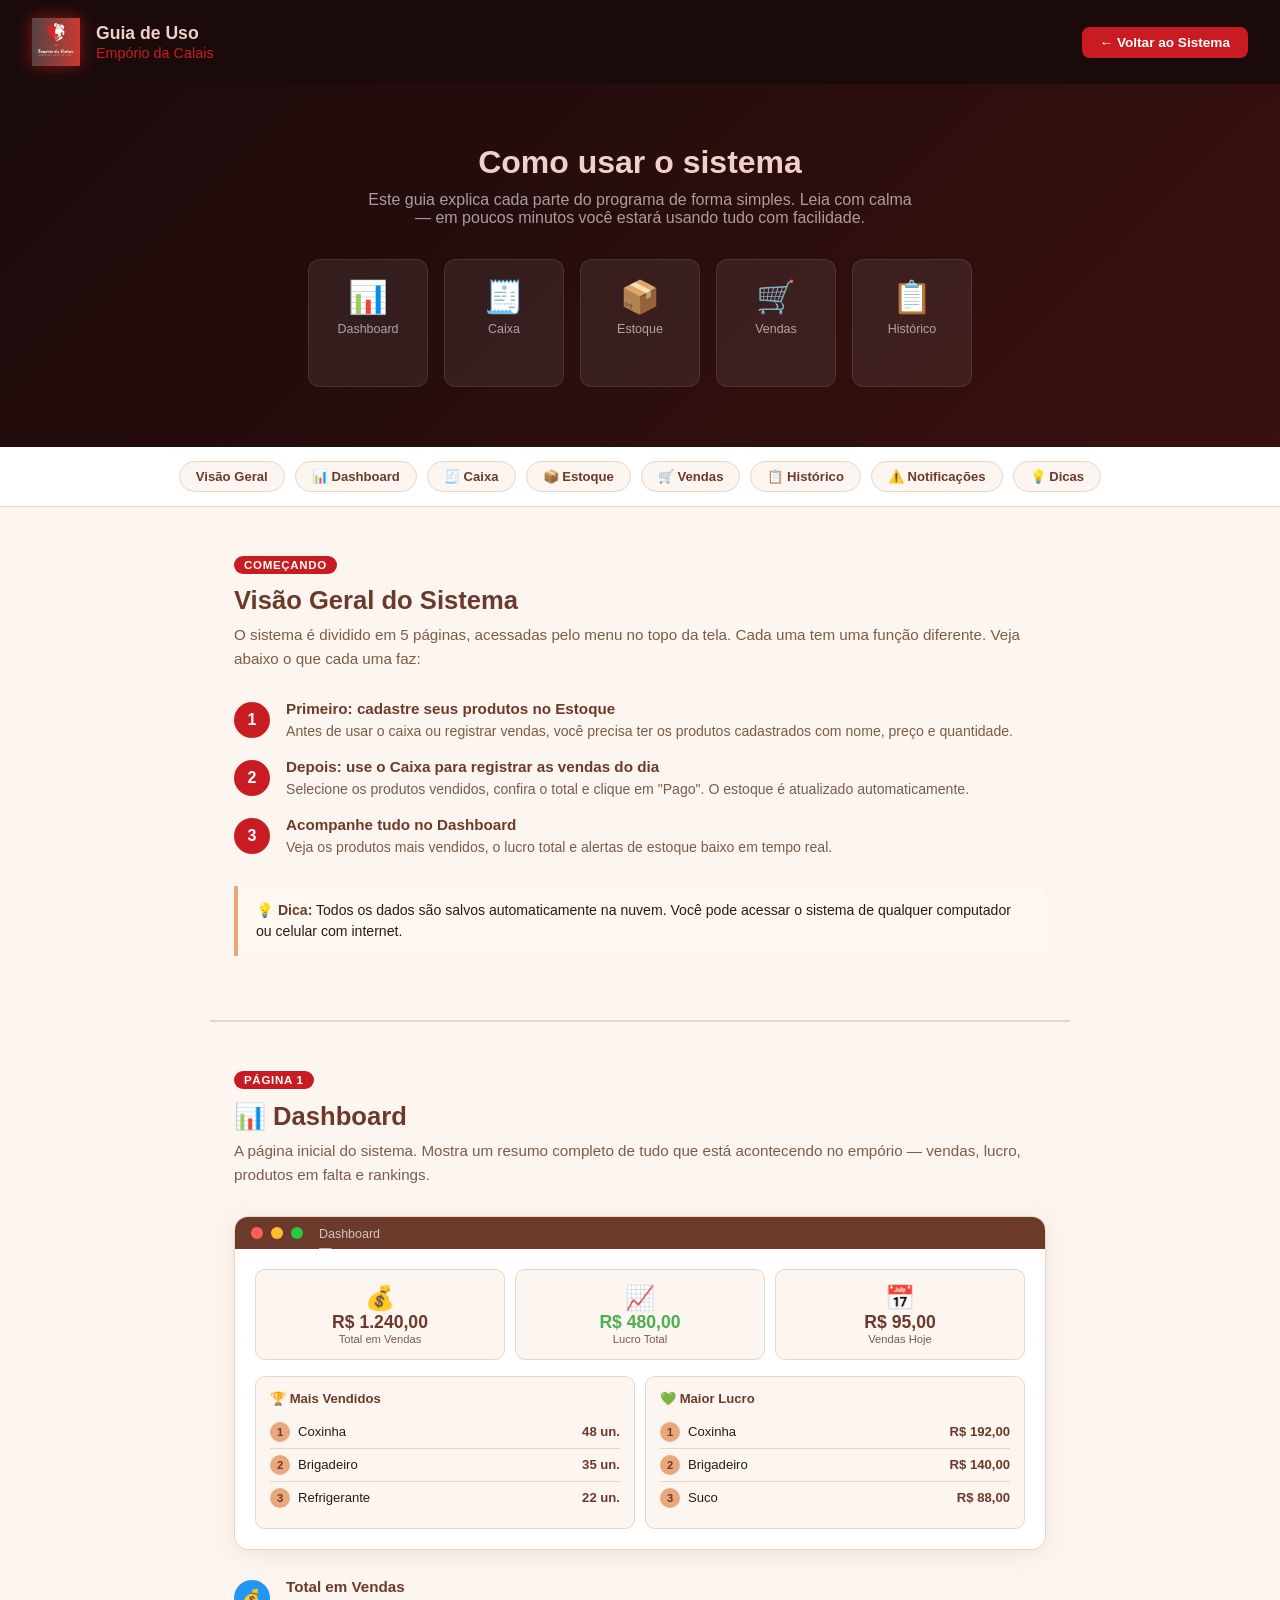
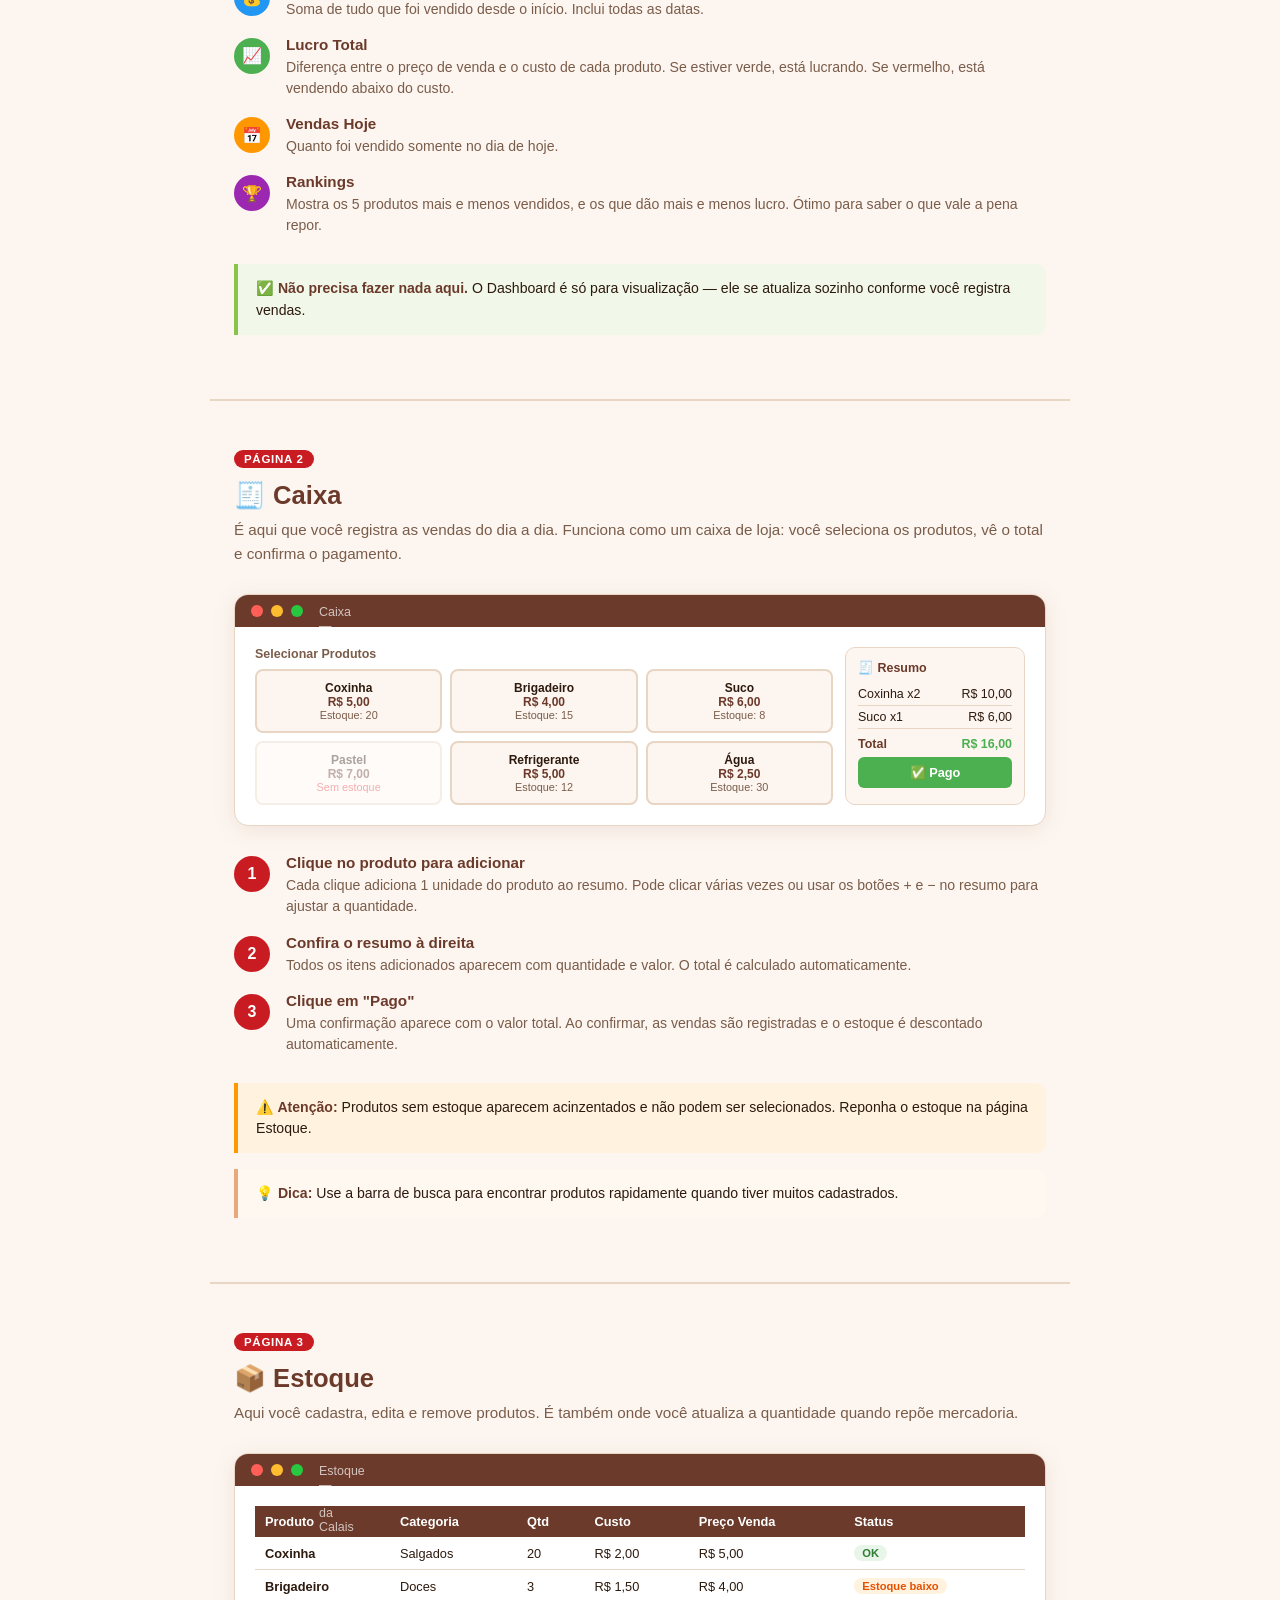
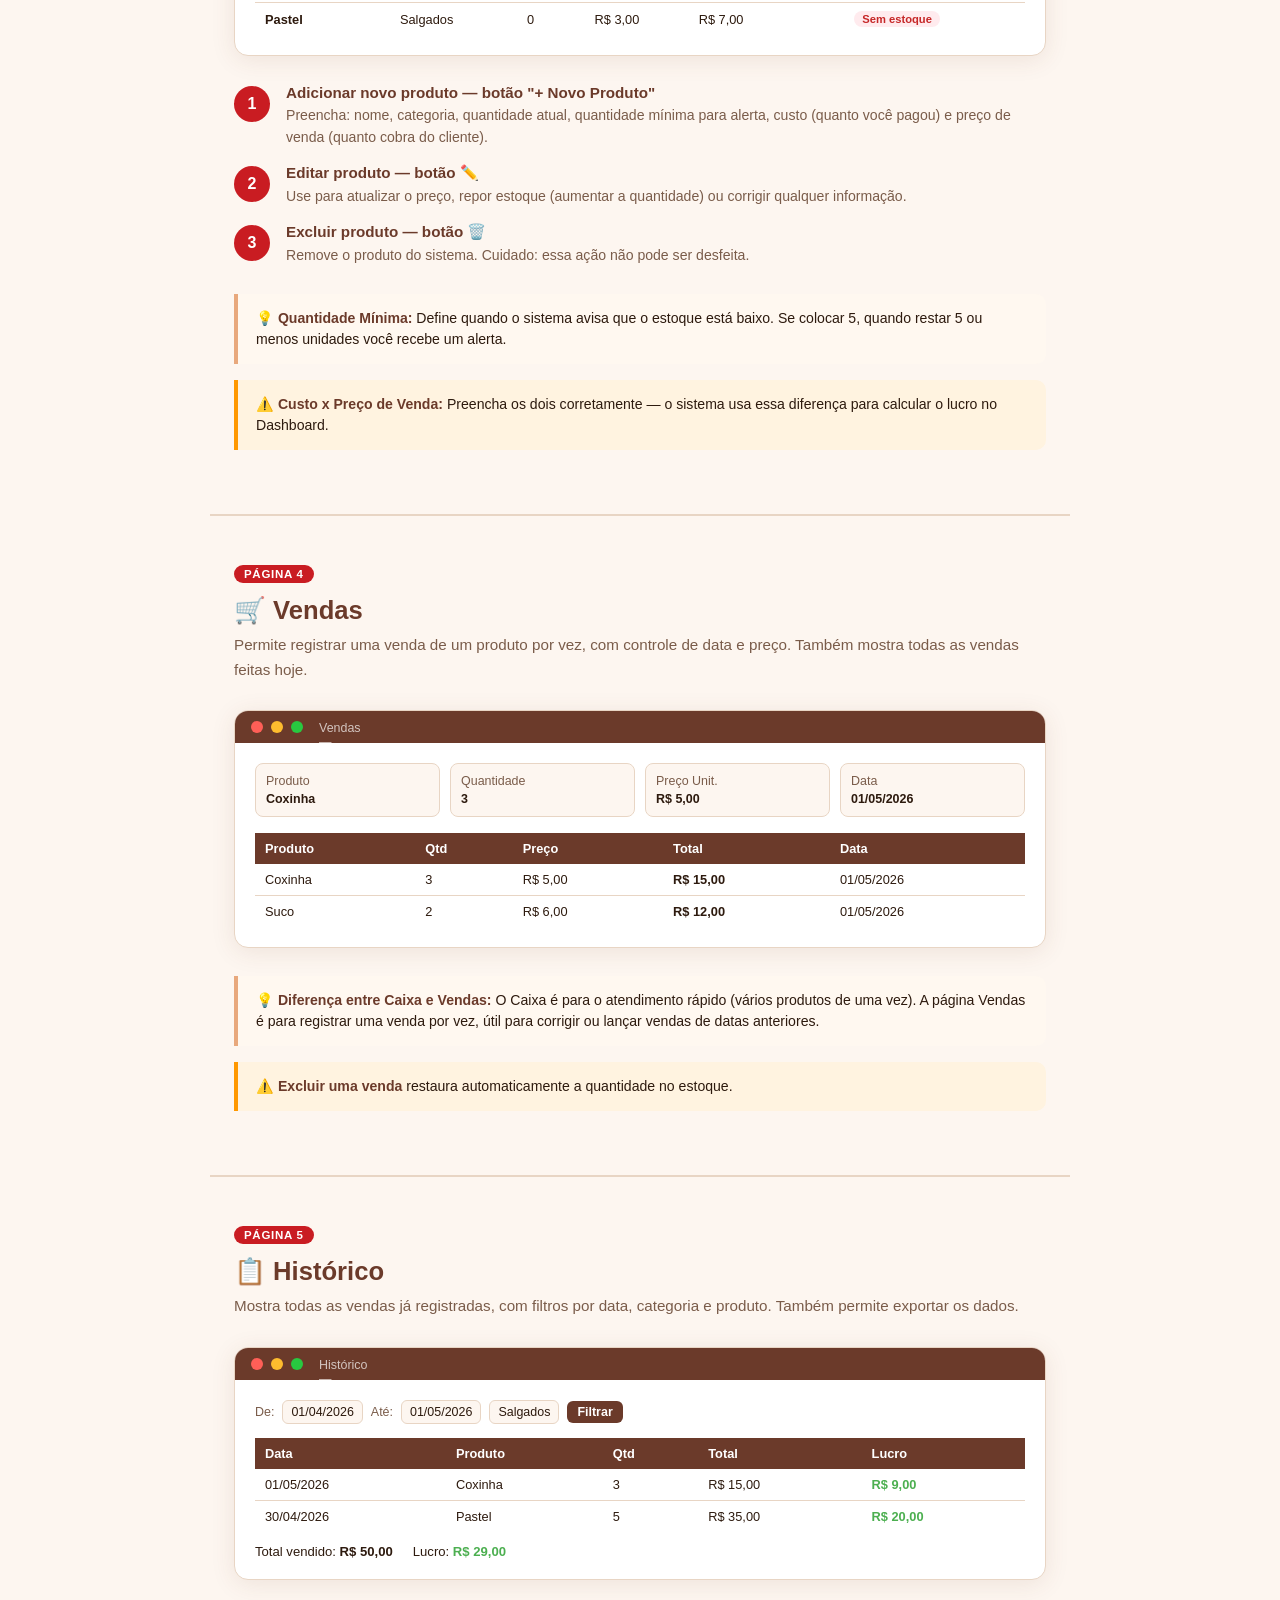
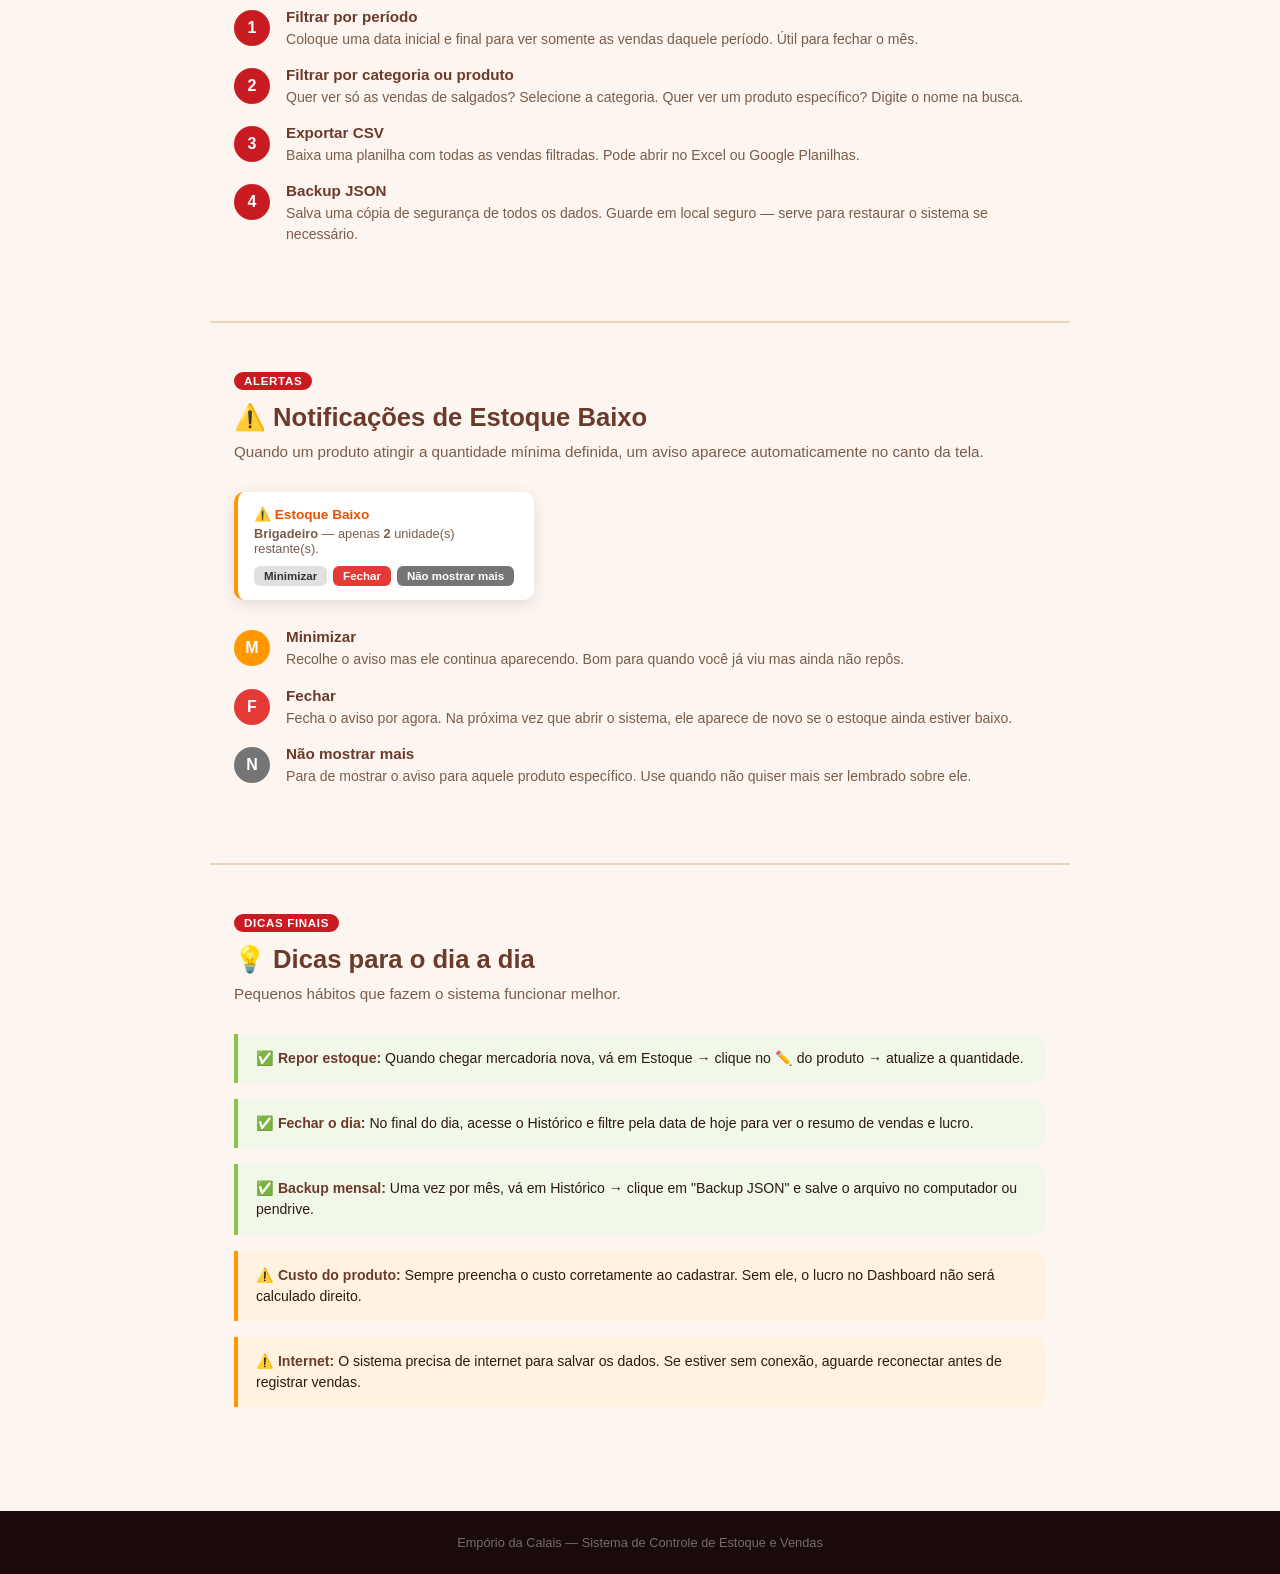
<file: ajuda.html>
<!DOCTYPE html>
<html lang="pt-BR">
<head>
  <meta charset="UTF-8"/>
  <meta name="viewport" content="width=device-width, initial-scale=1.0"/>
  <title>Guia de Uso — Empório da Calais</title>
  <style>
    *{margin:0;padding:0;box-sizing:border-box;}
    :root{
      --red:#c91c22;--dark:#1a0a0a;--brown:#6b3a2a;
      --accent:#e8a87c;--light:#fdf6f0;--border:#e8d5c4;
      --text:#2d1a0e;--muted:#7a5c4a;
    }
    body{font-family:'Segoe UI',sans-serif;background:var(--light);color:var(--text);}

    /* HEADER */
    header{background:var(--dark);padding:18px 32px;display:flex;align-items:center;gap:16px;position:sticky;top:0;z-index:100;}
    header img{width:48px;height:48px;object-fit:contain;mix-blend-mode:screen;filter:drop-shadow(0 0 8px rgba(200,20,20,0.6));}
    header h1{color:#f0d0c8;font-size:1.1rem;font-weight:700;}
    header span{color:var(--red);font-size:0.9rem;}
    .back-btn{margin-left:auto;background:var(--red);color:white;border:none;padding:8px 18px;border-radius:8px;cursor:pointer;font-size:0.85rem;font-weight:600;text-decoration:none;display:inline-block;}
    .back-btn:hover{filter:brightness(0.9);}

    /* HERO */
    .hero{background:linear-gradient(135deg,var(--dark) 0%,#3a1010 100%);padding:60px 32px;text-align:center;}
    .hero h2{color:#f0d0c8;font-size:2rem;margin-bottom:10px;}
    .hero p{color:rgba(255,255,255,0.6);font-size:1rem;max-width:560px;margin:0 auto 32px;}
    .hero-cards{display:flex;gap:16px;justify-content:center;flex-wrap:wrap;margin-top:8px;}
    .hero-card{background:rgba(255,255,255,0.07);border:1px solid rgba(255,255,255,0.1);border-radius:12px;padding:18px 24px;color:white;text-align:center;min-width:120px;}
    .hero-card .icon{font-size:2rem;margin-bottom:6px;}
    .hero-card p{font-size:0.78rem;color:rgba(255,255,255,0.6);}

    /* NAV ÍNDICE */
    .index-nav{background:white;border-bottom:1px solid var(--border);padding:14px 32px;display:flex;gap:10px;flex-wrap:wrap;justify-content:center;}
    .index-nav a{padding:7px 16px;border-radius:99px;background:var(--light);border:1px solid var(--border);color:var(--brown);font-size:0.82rem;font-weight:600;text-decoration:none;transition:all 0.2s;}
    .index-nav a:hover{background:var(--red);color:white;border-color:var(--red);}

    /* SEÇÕES */
    .section{max-width:860px;margin:0 auto;padding:48px 24px;}
    .section-tag{display:inline-block;background:var(--red);color:white;font-size:0.72rem;font-weight:700;padding:3px 10px;border-radius:99px;letter-spacing:0.06em;margin-bottom:12px;}
    .section h2{font-size:1.6rem;color:var(--brown);margin-bottom:8px;}
    .section .desc{color:var(--muted);font-size:0.95rem;margin-bottom:28px;line-height:1.6;}
    .divider{border:none;border-top:2px solid var(--border);max-width:860px;margin:0 auto;}

    /* MOCKUP */
    .mockup{background:white;border-radius:14px;border:1px solid var(--border);box-shadow:0 4px 24px rgba(107,58,42,0.10);overflow:hidden;margin-bottom:28px;}
    .mockup-bar{background:var(--brown);padding:10px 16px;display:flex;align-items:center;gap:8px;}
    .mockup-bar span{width:12px;height:12px;border-radius:50%;display:inline-block;}
    .mockup-bar .r{background:#ff5f57;}.mockup-bar .y{background:#febc2e;}.mockup-bar .g{background:#28c840;}
    .mockup-bar .title{color:rgba(255,255,255,0.7);font-size:0.78rem;margin-left:8px;}
    .mockup-body{padding:20px;}

    /* STAT DEMO */
    .demo-stats{display:grid;grid-template-columns:repeat(3,1fr);gap:10px;margin-bottom:16px;}
    .demo-stat{background:var(--light);border-radius:10px;padding:14px;text-align:center;border:1px solid var(--border);}
    .demo-stat .di{font-size:1.5rem;}
    .demo-stat .dv{font-size:1.1rem;font-weight:700;color:var(--brown);}
    .demo-stat .dl{font-size:0.7rem;color:var(--muted);}

    /* RANK DEMO */
    .demo-rank{background:var(--light);border-radius:10px;padding:14px;border:1px solid var(--border);}
    .demo-rank-title{font-size:0.82rem;font-weight:700;color:var(--brown);margin-bottom:10px;}
    .demo-rank-item{display:flex;align-items:center;gap:8px;padding:6px 0;border-bottom:1px solid var(--border);font-size:0.82rem;}
    .demo-rank-item:last-child{border-bottom:none;}
    .pos{width:20px;height:20px;border-radius:50%;background:var(--accent);color:var(--brown);font-weight:700;font-size:0.7rem;display:flex;align-items:center;justify-content:center;flex-shrink:0;}
    .demo-rank-item span:nth-child(2){flex:1;}
    .demo-rank-item strong{color:var(--brown);}

    /* TABLE DEMO */
    .demo-table{width:100%;border-collapse:collapse;font-size:0.8rem;}
    .demo-table th{background:var(--brown);color:white;padding:8px 10px;text-align:left;}
    .demo-table td{padding:8px 10px;border-bottom:1px solid var(--border);}
    .demo-table tr:last-child td{border-bottom:none;}
    .badge{display:inline-block;padding:2px 8px;border-radius:99px;font-size:0.7rem;font-weight:600;}
    .b-ok{background:#e8f5e9;color:#2e7d32;}
    .b-low{background:#fff3e0;color:#e65100;}
    .b-out{background:#ffebee;color:#c62828;}

    /* CAIXA DEMO */
    .demo-caixa{display:grid;grid-template-columns:1fr 180px;gap:12px;}
    .demo-produtos{display:grid;grid-template-columns:repeat(3,1fr);gap:8px;}
    .demo-prod-btn{background:var(--light);border:2px solid var(--border);border-radius:8px;padding:10px 6px;text-align:center;font-size:0.75rem;}
    .demo-prod-btn .dp-nome{font-weight:600;color:var(--text);}
    .demo-prod-btn .dp-preco{color:var(--brown);font-weight:700;}
    .demo-resumo{background:var(--light);border-radius:10px;border:1px solid var(--border);padding:12px;font-size:0.78rem;}
    .demo-resumo-title{font-weight:700;color:var(--brown);margin-bottom:8px;}
    .demo-item-row{display:flex;justify-content:space-between;padding:4px 0;border-bottom:1px solid var(--border);}
    .demo-total-row{display:flex;justify-content:space-between;padding:8px 0 6px;font-weight:700;color:var(--brown);}
    .demo-pago-btn{width:100%;background:#4caf50;color:white;border:none;border-radius:6px;padding:8px;font-weight:700;font-size:0.8rem;}

    /* STEPS */
    .steps{display:flex;flex-direction:column;gap:16px;margin-bottom:28px;}
    .step{display:flex;gap:16px;align-items:flex-start;}
    .step-num{width:36px;height:36px;border-radius:50%;background:var(--red);color:white;font-weight:700;font-size:1rem;display:flex;align-items:center;justify-content:center;flex-shrink:0;margin-top:2px;}
    .step-body h4{font-size:0.95rem;color:var(--brown);margin-bottom:4px;}
    .step-body p{font-size:0.88rem;color:var(--muted);line-height:1.5;}

    /* TIPS */
    .tip{background:#fff8f0;border-left:4px solid var(--accent);border-radius:0 10px 10px 0;padding:14px 18px;margin-bottom:16px;font-size:0.88rem;color:var(--text);line-height:1.5;}
    .tip strong{color:var(--brown);}
    .warn{background:#fff3e0;border-left:4px solid #ff9800;}
    .good{background:#f1f8e9;border-left:4px solid #8bc34a;}

    /* NOTIF DEMO */
    .demo-notif{background:white;border-left:4px solid #ff9800;border-radius:10px;padding:14px 16px;box-shadow:0 4px 16px rgba(0,0,0,0.1);max-width:300px;}
    .demo-notif-title{font-weight:700;font-size:0.85rem;color:#e65100;margin-bottom:4px;}
    .demo-notif-body{font-size:0.8rem;color:var(--muted);margin-bottom:10px;}
    .demo-notif-btns{display:flex;gap:6px;}
    .demo-notif-btns button{font-size:0.72rem;padding:4px 10px;border-radius:6px;border:none;cursor:default;font-weight:600;}

    /* FOOTER */
    footer{background:var(--dark);color:rgba(255,255,255,0.4);text-align:center;padding:24px;font-size:0.8rem;margin-top:40px;}
  </style>
</head>
<body>

<header>
  <img src="logo-emporio.JPG" alt="Logo"/>
  <div><h1>Guia de Uso</h1><span>Empório da Calais</span></div>
  <a href="index.html" class="back-btn">← Voltar ao Sistema</a>
</header>

<div class="hero">
  <h2>Como usar o sistema</h2>
  <p>Este guia explica cada parte do programa de forma simples. Leia com calma — em poucos minutos você estará usando tudo com facilidade.</p>
  <div class="hero-cards">
    <div class="hero-card"><div class="icon">📊</div><p>Dashboard</p></div>
    <div class="hero-card"><div class="icon">🧾</div><p>Caixa</p></div>
    <div class="hero-card"><div class="icon">📦</div><p>Estoque</p></div>
    <div class="hero-card"><div class="icon">🛒</div><p>Vendas</p></div>
    <div class="hero-card"><div class="icon">📋</div><p>Histórico</p></div>
  </div>
</div>

<nav class="index-nav">
  <a href="#visao-geral">Visão Geral</a>
  <a href="#dashboard">📊 Dashboard</a>
  <a href="#caixa">🧾 Caixa</a>
  <a href="#estoque">📦 Estoque</a>
  <a href="#vendas">🛒 Vendas</a>
  <a href="#historico">📋 Histórico</a>
  <a href="#notificacoes">⚠️ Notificações</a>
  <a href="#dicas">💡 Dicas</a>
</nav>

<!-- VISÃO GERAL -->
<section class="section" id="visao-geral">
  <span class="section-tag">COMEÇANDO</span>
  <h2>Visão Geral do Sistema</h2>
  <p class="desc">O sistema é dividido em 5 páginas, acessadas pelo menu no topo da tela. Cada uma tem uma função diferente. Veja abaixo o que cada uma faz:</p>
  <div class="steps">
    <div class="step"><div class="step-num">1</div><div class="step-body"><h4>Primeiro: cadastre seus produtos no Estoque</h4><p>Antes de usar o caixa ou registrar vendas, você precisa ter os produtos cadastrados com nome, preço e quantidade.</p></div></div>
    <div class="step"><div class="step-num">2</div><div class="step-body"><h4>Depois: use o Caixa para registrar as vendas do dia</h4><p>Selecione os produtos vendidos, confira o total e clique em "Pago". O estoque é atualizado automaticamente.</p></div></div>
    <div class="step"><div class="step-num">3</div><div class="step-body"><h4>Acompanhe tudo no Dashboard</h4><p>Veja os produtos mais vendidos, o lucro total e alertas de estoque baixo em tempo real.</p></div></div>
  </div>
  <div class="tip"><strong>💡 Dica:</strong> Todos os dados são salvos automaticamente na nuvem. Você pode acessar o sistema de qualquer computador ou celular com internet.</div>
</section>
<hr class="divider"/>

<!-- DASHBOARD -->
<section class="section" id="dashboard">
  <span class="section-tag">PÁGINA 1</span>
  <h2>📊 Dashboard</h2>
  <p class="desc">A página inicial do sistema. Mostra um resumo completo de tudo que está acontecendo no empório — vendas, lucro, produtos em falta e rankings.</p>

  <div class="mockup">
    <div class="mockup-bar"><span class="r"></span><span class="y"></span><span class="g"></span><span class="title">Dashboard — Empório da Calais</span></div>
    <div class="mockup-body">
      <div class="demo-stats">
        <div class="demo-stat"><div class="di">💰</div><div class="dv">R$ 1.240,00</div><div class="dl">Total em Vendas</div></div>
        <div class="demo-stat"><div class="di">📈</div><div class="dv" style="color:#4caf50">R$ 480,00</div><div class="dl">Lucro Total</div></div>
        <div class="demo-stat"><div class="di">📅</div><div class="dv">R$ 95,00</div><div class="dl">Vendas Hoje</div></div>
      </div>
      <div style="display:grid;grid-template-columns:1fr 1fr;gap:10px;margin-top:10px;">
        <div class="demo-rank">
          <div class="demo-rank-title">🏆 Mais Vendidos</div>
          <div class="demo-rank-item"><span class="pos">1</span><span>Coxinha</span><strong>48 un.</strong></div>
          <div class="demo-rank-item"><span class="pos">2</span><span>Brigadeiro</span><strong>35 un.</strong></div>
          <div class="demo-rank-item"><span class="pos">3</span><span>Refrigerante</span><strong>22 un.</strong></div>
        </div>
        <div class="demo-rank">
          <div class="demo-rank-title">💚 Maior Lucro</div>
          <div class="demo-rank-item"><span class="pos">1</span><span>Coxinha</span><strong>R$ 192,00</strong></div>
          <div class="demo-rank-item"><span class="pos">2</span><span>Brigadeiro</span><strong>R$ 140,00</strong></div>
          <div class="demo-rank-item"><span class="pos">3</span><span>Suco</span><strong>R$ 88,00</strong></div>
        </div>
      </div>
    </div>
  </div>

  <div class="steps">
    <div class="step"><div class="step-num" style="background:#2196f3">💰</div><div class="step-body"><h4>Total em Vendas</h4><p>Soma de tudo que foi vendido desde o início. Inclui todas as datas.</p></div></div>
    <div class="step"><div class="step-num" style="background:#4caf50">📈</div><div class="step-body"><h4>Lucro Total</h4><p>Diferença entre o preço de venda e o custo de cada produto. Se estiver verde, está lucrando. Se vermelho, está vendendo abaixo do custo.</p></div></div>
    <div class="step"><div class="step-num" style="background:#ff9800">📅</div><div class="step-body"><h4>Vendas Hoje</h4><p>Quanto foi vendido somente no dia de hoje.</p></div></div>
    <div class="step"><div class="step-num" style="background:#9c27b0">🏆</div><div class="step-body"><h4>Rankings</h4><p>Mostra os 5 produtos mais e menos vendidos, e os que dão mais e menos lucro. Ótimo para saber o que vale a pena repor.</p></div></div>
  </div>
  <div class="tip good"><strong>✅ Não precisa fazer nada aqui.</strong> O Dashboard é só para visualização — ele se atualiza sozinho conforme você registra vendas.</div>
</section>
<hr class="divider"/>

<!-- CAIXA -->
<section class="section" id="caixa">
  <span class="section-tag">PÁGINA 2</span>
  <h2>🧾 Caixa</h2>
  <p class="desc">É aqui que você registra as vendas do dia a dia. Funciona como um caixa de loja: você seleciona os produtos, vê o total e confirma o pagamento.</p>

  <div class="mockup">
    <div class="mockup-bar"><span class="r"></span><span class="y"></span><span class="g"></span><span class="title">Caixa — Empório da Calais</span></div>
    <div class="mockup-body">
      <div class="demo-caixa">
        <div>
          <div style="font-size:0.78rem;color:var(--muted);margin-bottom:8px;font-weight:600;">Selecionar Produtos</div>
          <div class="demo-produtos">
            <div class="demo-prod-btn"><div class="dp-nome">Coxinha</div><div class="dp-preco">R$ 5,00</div><div style="font-size:0.68rem;color:var(--muted)">Estoque: 20</div></div>
            <div class="demo-prod-btn"><div class="dp-nome">Brigadeiro</div><div class="dp-preco">R$ 4,00</div><div style="font-size:0.68rem;color:var(--muted)">Estoque: 15</div></div>
            <div class="demo-prod-btn"><div class="dp-nome">Suco</div><div class="dp-preco">R$ 6,00</div><div style="font-size:0.68rem;color:var(--muted)">Estoque: 8</div></div>
            <div class="demo-prod-btn" style="opacity:0.4"><div class="dp-nome">Pastel</div><div class="dp-preco">R$ 7,00</div><div style="font-size:0.68rem;color:#e53935">Sem estoque</div></div>
            <div class="demo-prod-btn"><div class="dp-nome">Refrigerante</div><div class="dp-preco">R$ 5,00</div><div style="font-size:0.68rem;color:var(--muted)">Estoque: 12</div></div>
            <div class="demo-prod-btn"><div class="dp-nome">Água</div><div class="dp-preco">R$ 2,50</div><div style="font-size:0.68rem;color:var(--muted)">Estoque: 30</div></div>
          </div>
        </div>
        <div class="demo-resumo">
          <div class="demo-resumo-title">🧾 Resumo</div>
          <div class="demo-item-row"><span>Coxinha x2</span><span>R$ 10,00</span></div>
          <div class="demo-item-row"><span>Suco x1</span><span>R$ 6,00</span></div>
          <div class="demo-total-row"><span>Total</span><span style="color:#4caf50">R$ 16,00</span></div>
          <button class="demo-pago-btn">✅ Pago</button>
        </div>
      </div>
    </div>
  </div>

  <div class="steps">
    <div class="step"><div class="step-num">1</div><div class="step-body"><h4>Clique no produto para adicionar</h4><p>Cada clique adiciona 1 unidade do produto ao resumo. Pode clicar várias vezes ou usar os botões + e − no resumo para ajustar a quantidade.</p></div></div>
    <div class="step"><div class="step-num">2</div><div class="step-body"><h4>Confira o resumo à direita</h4><p>Todos os itens adicionados aparecem com quantidade e valor. O total é calculado automaticamente.</p></div></div>
    <div class="step"><div class="step-num">3</div><div class="step-body"><h4>Clique em "Pago"</h4><p>Uma confirmação aparece com o valor total. Ao confirmar, as vendas são registradas e o estoque é descontado automaticamente.</p></div></div>
  </div>
  <div class="tip warn"><strong>⚠️ Atenção:</strong> Produtos sem estoque aparecem acinzentados e não podem ser selecionados. Reponha o estoque na página Estoque.</div>
  <div class="tip"><strong>💡 Dica:</strong> Use a barra de busca para encontrar produtos rapidamente quando tiver muitos cadastrados.</div>
</section>
<hr class="divider"/>

<!-- ESTOQUE -->
<section class="section" id="estoque">
  <span class="section-tag">PÁGINA 3</span>
  <h2>📦 Estoque</h2>
  <p class="desc">Aqui você cadastra, edita e remove produtos. É também onde você atualiza a quantidade quando repõe mercadoria.</p>

  <div class="mockup">
    <div class="mockup-bar"><span class="r"></span><span class="y"></span><span class="g"></span><span class="title">Estoque — Empório da Calais</span></div>
    <div class="mockup-body">
      <table class="demo-table">
        <thead><tr><th>Produto</th><th>Categoria</th><th>Qtd</th><th>Custo</th><th>Preço Venda</th><th>Status</th></tr></thead>
        <tbody>
          <tr><td><strong>Coxinha</strong></td><td>Salgados</td><td>20</td><td>R$ 2,00</td><td>R$ 5,00</td><td><span class="badge b-ok">OK</span></td></tr>
          <tr><td><strong>Brigadeiro</strong></td><td>Doces</td><td>3</td><td>R$ 1,50</td><td>R$ 4,00</td><td><span class="badge b-low">Estoque baixo</span></td></tr>
          <tr><td><strong>Pastel</strong></td><td>Salgados</td><td>0</td><td>R$ 3,00</td><td>R$ 7,00</td><td><span class="badge b-out">Sem estoque</span></td></tr>
        </tbody>
      </table>
    </div>
  </div>

  <div class="steps">
    <div class="step"><div class="step-num">1</div><div class="step-body"><h4>Adicionar novo produto — botão "+ Novo Produto"</h4><p>Preencha: nome, categoria, quantidade atual, quantidade mínima para alerta, custo (quanto você pagou) e preço de venda (quanto cobra do cliente).</p></div></div>
    <div class="step"><div class="step-num">2</div><div class="step-body"><h4>Editar produto — botão ✏️</h4><p>Use para atualizar o preço, repor estoque (aumentar a quantidade) ou corrigir qualquer informação.</p></div></div>
    <div class="step"><div class="step-num">3</div><div class="step-body"><h4>Excluir produto — botão 🗑️</h4><p>Remove o produto do sistema. Cuidado: essa ação não pode ser desfeita.</p></div></div>
  </div>

  <div class="tip"><strong>💡 Quantidade Mínima:</strong> Define quando o sistema avisa que o estoque está baixo. Se colocar 5, quando restar 5 ou menos unidades você recebe um alerta.</div>
  <div class="tip warn"><strong>⚠️ Custo x Preço de Venda:</strong> Preencha os dois corretamente — o sistema usa essa diferença para calcular o lucro no Dashboard.</div>
</section>
<hr class="divider"/>

<!-- VENDAS -->
<section class="section" id="vendas">
  <span class="section-tag">PÁGINA 4</span>
  <h2>🛒 Vendas</h2>
  <p class="desc">Permite registrar uma venda de um produto por vez, com controle de data e preço. Também mostra todas as vendas feitas hoje.</p>

  <div class="mockup">
    <div class="mockup-bar"><span class="r"></span><span class="y"></span><span class="g"></span><span class="title">Vendas — Empório da Calais</span></div>
    <div class="mockup-body">
      <div style="display:grid;grid-template-columns:repeat(4,1fr);gap:10px;margin-bottom:16px;">
        <div style="background:var(--light);border:1px solid var(--border);border-radius:8px;padding:10px;font-size:0.78rem;"><div style="color:var(--muted);margin-bottom:4px;">Produto</div><div style="font-weight:600;">Coxinha</div></div>
        <div style="background:var(--light);border:1px solid var(--border);border-radius:8px;padding:10px;font-size:0.78rem;"><div style="color:var(--muted);margin-bottom:4px;">Quantidade</div><div style="font-weight:600;">3</div></div>
        <div style="background:var(--light);border:1px solid var(--border);border-radius:8px;padding:10px;font-size:0.78rem;"><div style="color:var(--muted);margin-bottom:4px;">Preço Unit.</div><div style="font-weight:600;">R$ 5,00</div></div>
        <div style="background:var(--light);border:1px solid var(--border);border-radius:8px;padding:10px;font-size:0.78rem;"><div style="color:var(--muted);margin-bottom:4px;">Data</div><div style="font-weight:600;">01/05/2026</div></div>
      </div>
      <table class="demo-table">
        <thead><tr><th>Produto</th><th>Qtd</th><th>Preço</th><th>Total</th><th>Data</th></tr></thead>
        <tbody>
          <tr><td>Coxinha</td><td>3</td><td>R$ 5,00</td><td><strong>R$ 15,00</strong></td><td>01/05/2026</td></tr>
          <tr><td>Suco</td><td>2</td><td>R$ 6,00</td><td><strong>R$ 12,00</strong></td><td>01/05/2026</td></tr>
        </tbody>
      </table>
    </div>
  </div>

  <div class="tip"><strong>💡 Diferença entre Caixa e Vendas:</strong> O Caixa é para o atendimento rápido (vários produtos de uma vez). A página Vendas é para registrar uma venda por vez, útil para corrigir ou lançar vendas de datas anteriores.</div>
  <div class="tip warn"><strong>⚠️ Excluir uma venda</strong> restaura automaticamente a quantidade no estoque.</div>
</section>
<hr class="divider"/>

<!-- HISTÓRICO -->
<section class="section" id="historico">
  <span class="section-tag">PÁGINA 5</span>
  <h2>📋 Histórico</h2>
  <p class="desc">Mostra todas as vendas já registradas, com filtros por data, categoria e produto. Também permite exportar os dados.</p>

  <div class="mockup">
    <div class="mockup-bar"><span class="r"></span><span class="y"></span><span class="g"></span><span class="title">Histórico — Empório da Calais</span></div>
    <div class="mockup-body">
      <div style="display:flex;gap:8px;flex-wrap:wrap;margin-bottom:14px;align-items:center;font-size:0.78rem;">
        <span style="color:var(--muted)">De:</span><span style="background:var(--light);border:1px solid var(--border);border-radius:6px;padding:4px 8px;">01/04/2026</span>
        <span style="color:var(--muted)">Até:</span><span style="background:var(--light);border:1px solid var(--border);border-radius:6px;padding:4px 8px;">01/05/2026</span>
        <span style="background:var(--light);border:1px solid var(--border);border-radius:6px;padding:4px 8px;">Salgados</span>
        <span style="background:var(--brown);color:white;border-radius:6px;padding:4px 10px;font-weight:600;">Filtrar</span>
      </div>
      <table class="demo-table">
        <thead><tr><th>Data</th><th>Produto</th><th>Qtd</th><th>Total</th><th>Lucro</th></tr></thead>
        <tbody>
          <tr><td>01/05/2026</td><td>Coxinha</td><td>3</td><td>R$ 15,00</td><td style="color:#4caf50;font-weight:600">R$ 9,00</td></tr>
          <tr><td>30/04/2026</td><td>Pastel</td><td>5</td><td>R$ 35,00</td><td style="color:#4caf50;font-weight:600">R$ 20,00</td></tr>
        </tbody>
      </table>
      <div style="display:flex;gap:20px;padding-top:12px;font-size:0.82rem;">
        <span>Total vendido: <strong>R$ 50,00</strong></span>
        <span>Lucro: <strong style="color:#4caf50">R$ 29,00</strong></span>
      </div>
    </div>
  </div>

  <div class="steps">
    <div class="step"><div class="step-num">1</div><div class="step-body"><h4>Filtrar por período</h4><p>Coloque uma data inicial e final para ver somente as vendas daquele período. Útil para fechar o mês.</p></div></div>
    <div class="step"><div class="step-num">2</div><div class="step-body"><h4>Filtrar por categoria ou produto</h4><p>Quer ver só as vendas de salgados? Selecione a categoria. Quer ver um produto específico? Digite o nome na busca.</p></div></div>
    <div class="step"><div class="step-num">3</div><div class="step-body"><h4>Exportar CSV</h4><p>Baixa uma planilha com todas as vendas filtradas. Pode abrir no Excel ou Google Planilhas.</p></div></div>
    <div class="step"><div class="step-num">4</div><div class="step-body"><h4>Backup JSON</h4><p>Salva uma cópia de segurança de todos os dados. Guarde em local seguro — serve para restaurar o sistema se necessário.</p></div></div>
  </div>
</section>
<hr class="divider"/>

<!-- NOTIFICAÇÕES -->
<section class="section" id="notificacoes">
  <span class="section-tag">ALERTAS</span>
  <h2>⚠️ Notificações de Estoque Baixo</h2>
  <p class="desc">Quando um produto atingir a quantidade mínima definida, um aviso aparece automaticamente no canto da tela.</p>

  <div style="margin-bottom:28px;">
    <div class="demo-notif">
      <div class="demo-notif-title">⚠️ Estoque Baixo</div>
      <div class="demo-notif-body"><strong>Brigadeiro</strong> — apenas <strong>2</strong> unidade(s) restante(s).</div>
      <div class="demo-notif-btns">
        <button style="background:#e0e0e0;color:#333;">Minimizar</button>
        <button style="background:#e53935;color:white;">Fechar</button>
        <button style="background:#757575;color:white;">Não mostrar mais</button>
      </div>
    </div>
  </div>

  <div class="steps">
    <div class="step"><div class="step-num" style="background:#ff9800">M</div><div class="step-body"><h4>Minimizar</h4><p>Recolhe o aviso mas ele continua aparecendo. Bom para quando você já viu mas ainda não repôs.</p></div></div>
    <div class="step"><div class="step-num" style="background:#e53935">F</div><div class="step-body"><h4>Fechar</h4><p>Fecha o aviso por agora. Na próxima vez que abrir o sistema, ele aparece de novo se o estoque ainda estiver baixo.</p></div></div>
    <div class="step"><div class="step-num" style="background:#757575">N</div><div class="step-body"><h4>Não mostrar mais</h4><p>Para de mostrar o aviso para aquele produto específico. Use quando não quiser mais ser lembrado sobre ele.</p></div></div>
  </div>
</section>
<hr class="divider"/>

<!-- DICAS -->
<section class="section" id="dicas">
  <span class="section-tag">DICAS FINAIS</span>
  <h2>💡 Dicas para o dia a dia</h2>
  <p class="desc">Pequenos hábitos que fazem o sistema funcionar melhor.</p>
  <div class="tip good"><strong>✅ Repor estoque:</strong> Quando chegar mercadoria nova, vá em Estoque → clique no ✏️ do produto → atualize a quantidade.</div>
  <div class="tip good"><strong>✅ Fechar o dia:</strong> No final do dia, acesse o Histórico e filtre pela data de hoje para ver o resumo de vendas e lucro.</div>
  <div class="tip good"><strong>✅ Backup mensal:</strong> Uma vez por mês, vá em Histórico → clique em "Backup JSON" e salve o arquivo no computador ou pendrive.</div>
  <div class="tip warn"><strong>⚠️ Custo do produto:</strong> Sempre preencha o custo corretamente ao cadastrar. Sem ele, o lucro no Dashboard não será calculado direito.</div>
  <div class="tip warn"><strong>⚠️ Internet:</strong> O sistema precisa de internet para salvar os dados. Se estiver sem conexão, aguarde reconectar antes de registrar vendas.</div>
</section>

<footer>
  Empório da Calais — Sistema de Controle de Estoque e Vendas
</footer>

</body>
</html>
</file>
